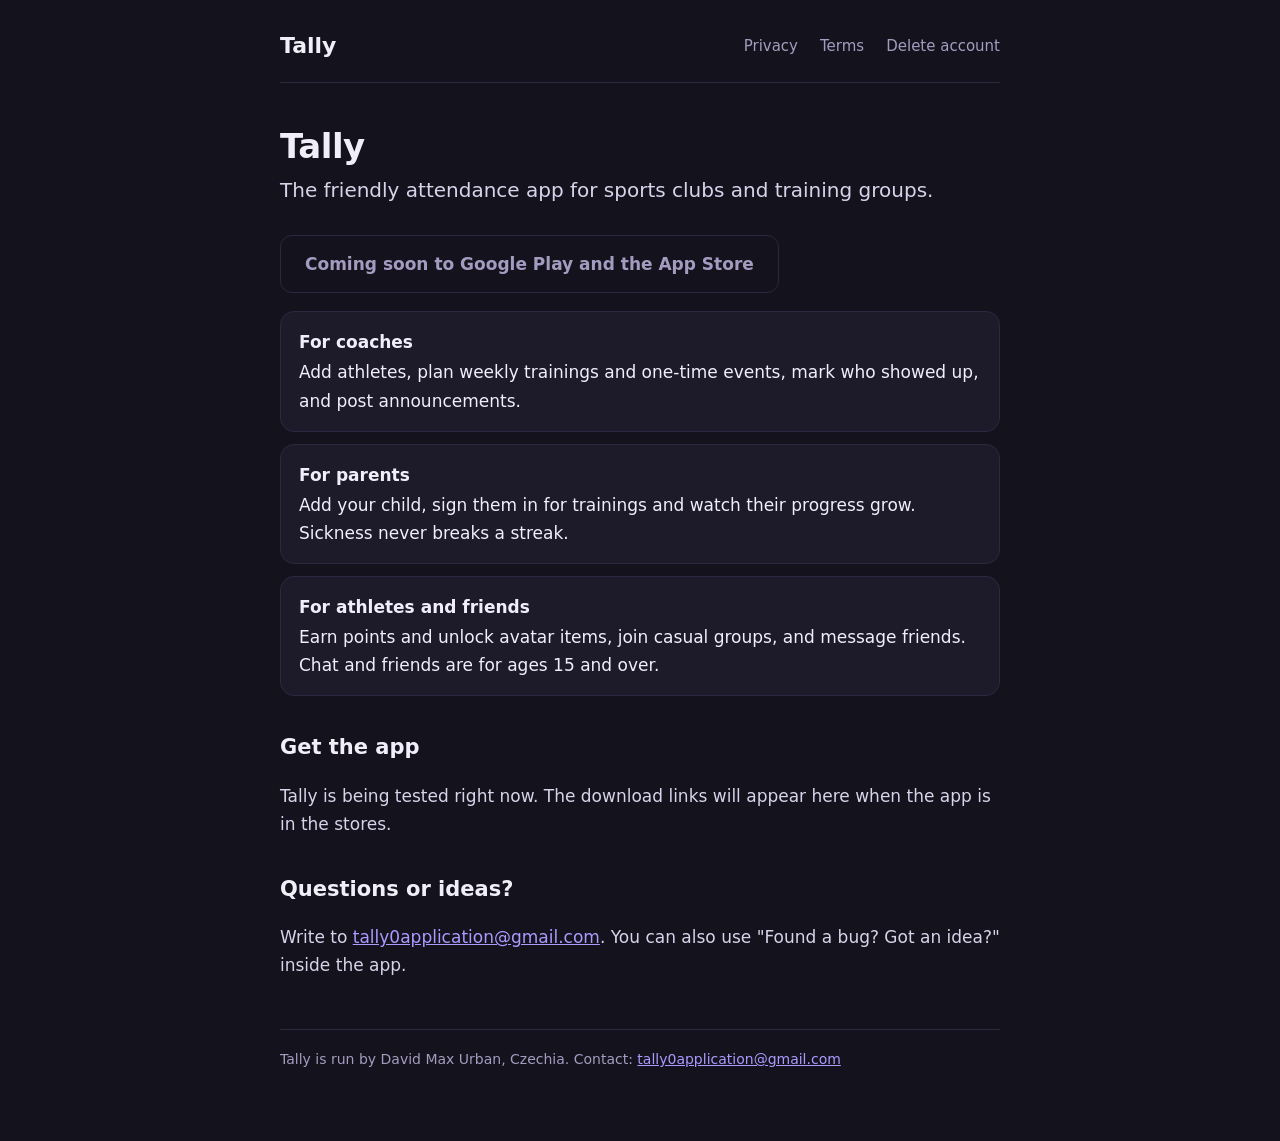
<file: index.html>
<!doctype html><html lang="en"><head><meta charset="utf-8"><meta name="viewport" content="width=device-width,initial-scale=1"><meta name="color-scheme" content="dark"><title>Tally – attendance for sports clubs</title><link rel="stylesheet" href="style.css"></head><body><div class="wrap"><nav><a class="brand" href="index.html">Tally</a><a href="privacy.html">Privacy</a><a href="terms.html">Terms</a><a href="delete-account.html">Delete account</a></nav>
<div class="hero"><h1>Tally</h1><p style="font-size:20px;margin-top:0">The friendly attendance app for sports clubs and training groups.</p>
<a class="btn off" href="#get">Coming soon to Google Play and the App Store</a></div>
<div class="card"><b>For coaches</b>Add athletes, plan weekly trainings and one-time events, mark who showed up, and post announcements.</div>
<div class="card"><b>For parents</b>Add your child, sign them in for trainings and watch their progress grow. Sickness never breaks a streak.</div>
<div class="card"><b>For athletes and friends</b>Earn points and unlock avatar items, join casual groups, and message friends. Chat and friends are for ages 15 and over.</div>
<h2 id="get">Get the app</h2>
<p>Tally is being tested right now. The download links will appear here when the app is in the stores.</p>
<h2>Questions or ideas?</h2>
<p>Write to <a href="mailto:tally0application@gmail.com">tally0application@gmail.com</a>. You can also use "Found a bug? Got an idea?" inside the app.</p>
<footer>Tally is run by David Max Urban, Czechia. Contact: <a href="mailto:tally0application@gmail.com">tally0application@gmail.com</a></footer></div></body></html>
</file>
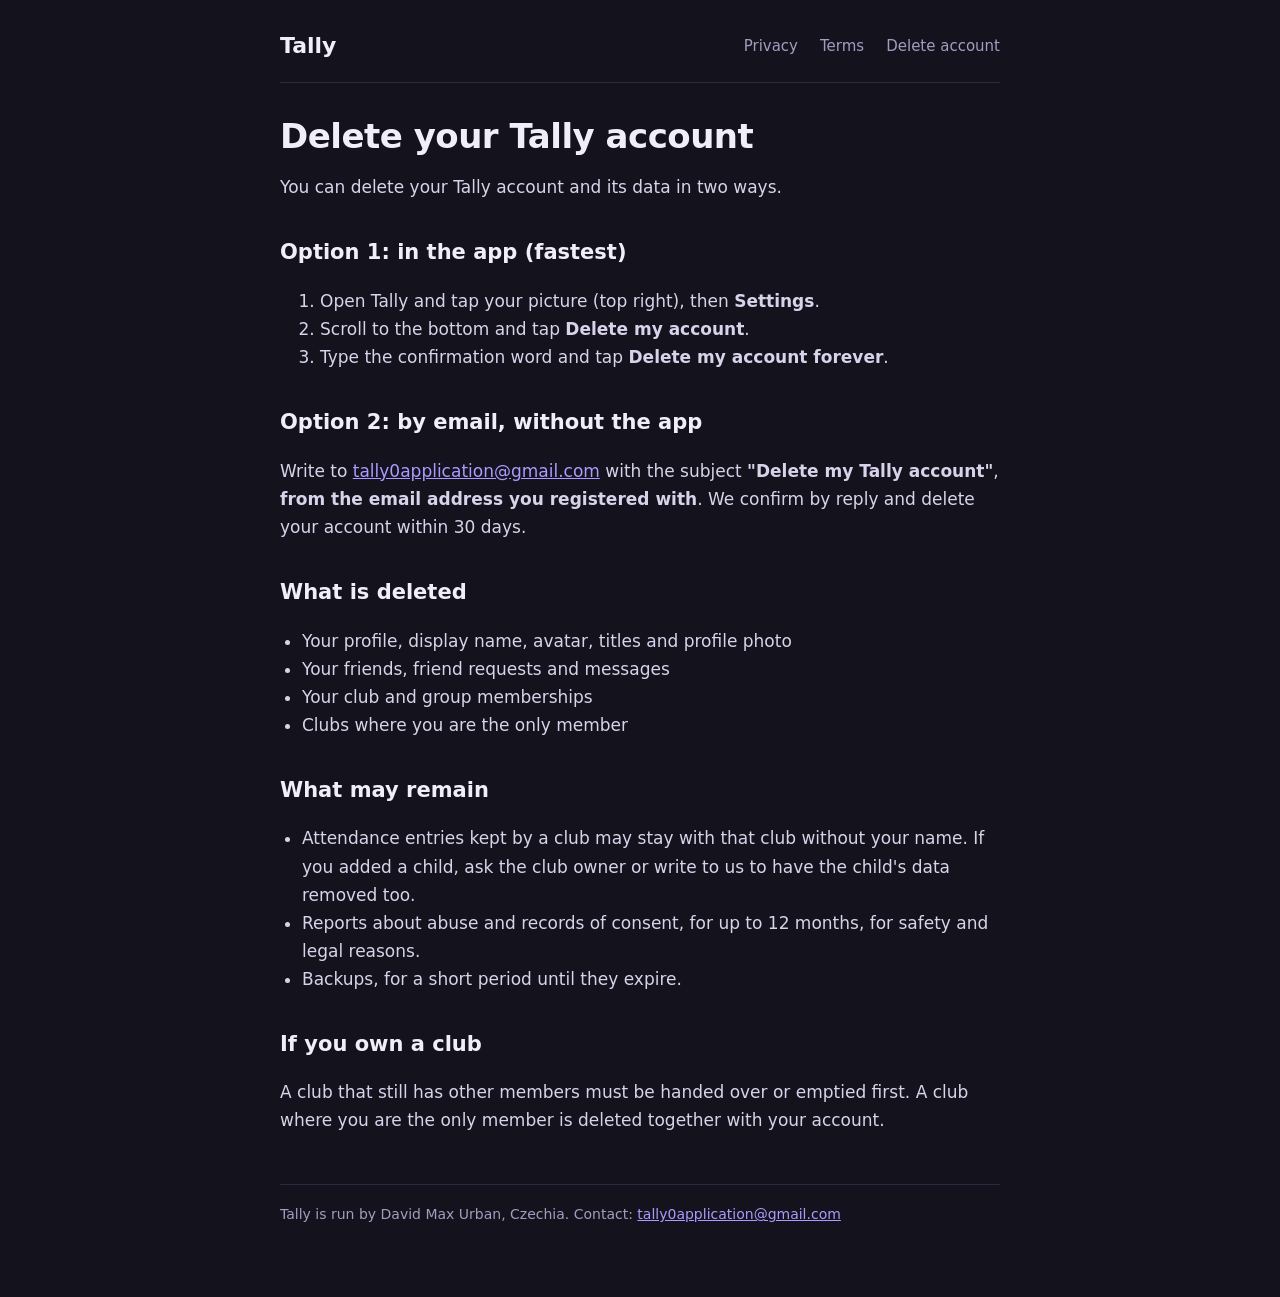
<file: delete-account.html>
<!doctype html><html lang="en"><head><meta charset="utf-8"><meta name="viewport" content="width=device-width,initial-scale=1"><meta name="color-scheme" content="dark"><title>Tally – Delete your account</title><link rel="stylesheet" href="style.css"></head><body><div class="wrap"><nav><a class="brand" href="index.html">Tally</a><a href="privacy.html">Privacy</a><a href="terms.html">Terms</a><a href="delete-account.html">Delete account</a></nav>
<h1>Delete your Tally account</h1>
<p>You can delete your Tally account and its data in two ways.</p>

<h2>Option 1: in the app (fastest)</h2>
<ol>
<li>Open Tally and tap your picture (top right), then <b>Settings</b>.</li>
<li>Scroll to the bottom and tap <b>Delete my account</b>.</li>
<li>Type the confirmation word and tap <b>Delete my account forever</b>.</li>
</ol>

<h2>Option 2: by email, without the app</h2>
<p>Write to <a href="mailto:tally0application@gmail.com?subject=Delete%20my%20Tally%20account">tally0application@gmail.com</a> with the subject <b>"Delete my Tally account"</b>, <b>from the email address you registered with</b>. We confirm by reply and delete your account within 30 days.</p>

<h2>What is deleted</h2>
<ul>
<li>Your profile, display name, avatar, titles and profile photo</li>
<li>Your friends, friend requests and messages</li>
<li>Your club and group memberships</li>
<li>Clubs where you are the only member</li>
</ul>

<h2>What may remain</h2>
<ul>
<li>Attendance entries kept by a club may stay with that club without your name. If you added a child, ask the club owner or write to us to have the child's data removed too.</li>
<li>Reports about abuse and records of consent, for up to 12 months, for safety and legal reasons.</li>
<li>Backups, for a short period until they expire.</li>
</ul>

<h2>If you own a club</h2>
<p>A club that still has other members must be handed over or emptied first. A club where you are the only member is deleted together with your account.</p>
<footer>Tally is run by David Max Urban, Czechia. Contact: <a href="mailto:tally0application@gmail.com">tally0application@gmail.com</a></footer></div></body></html>
</file>
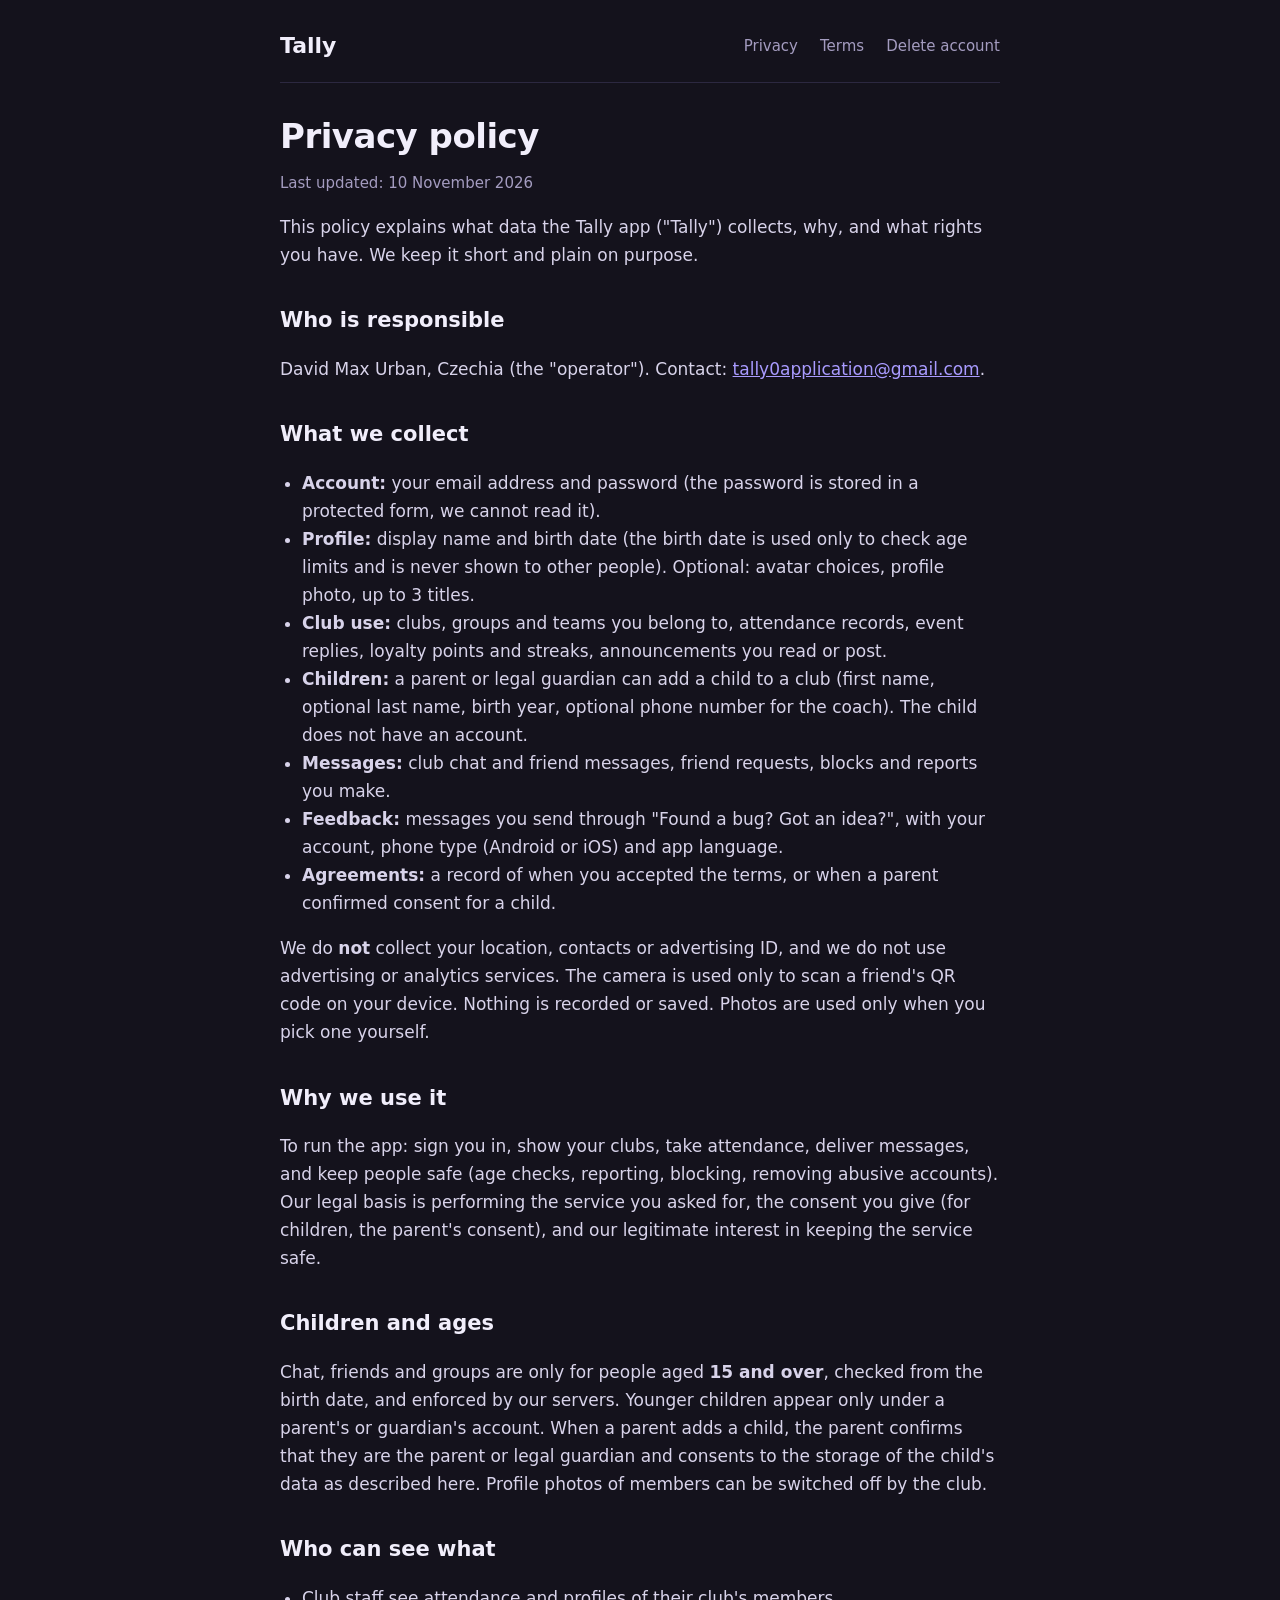
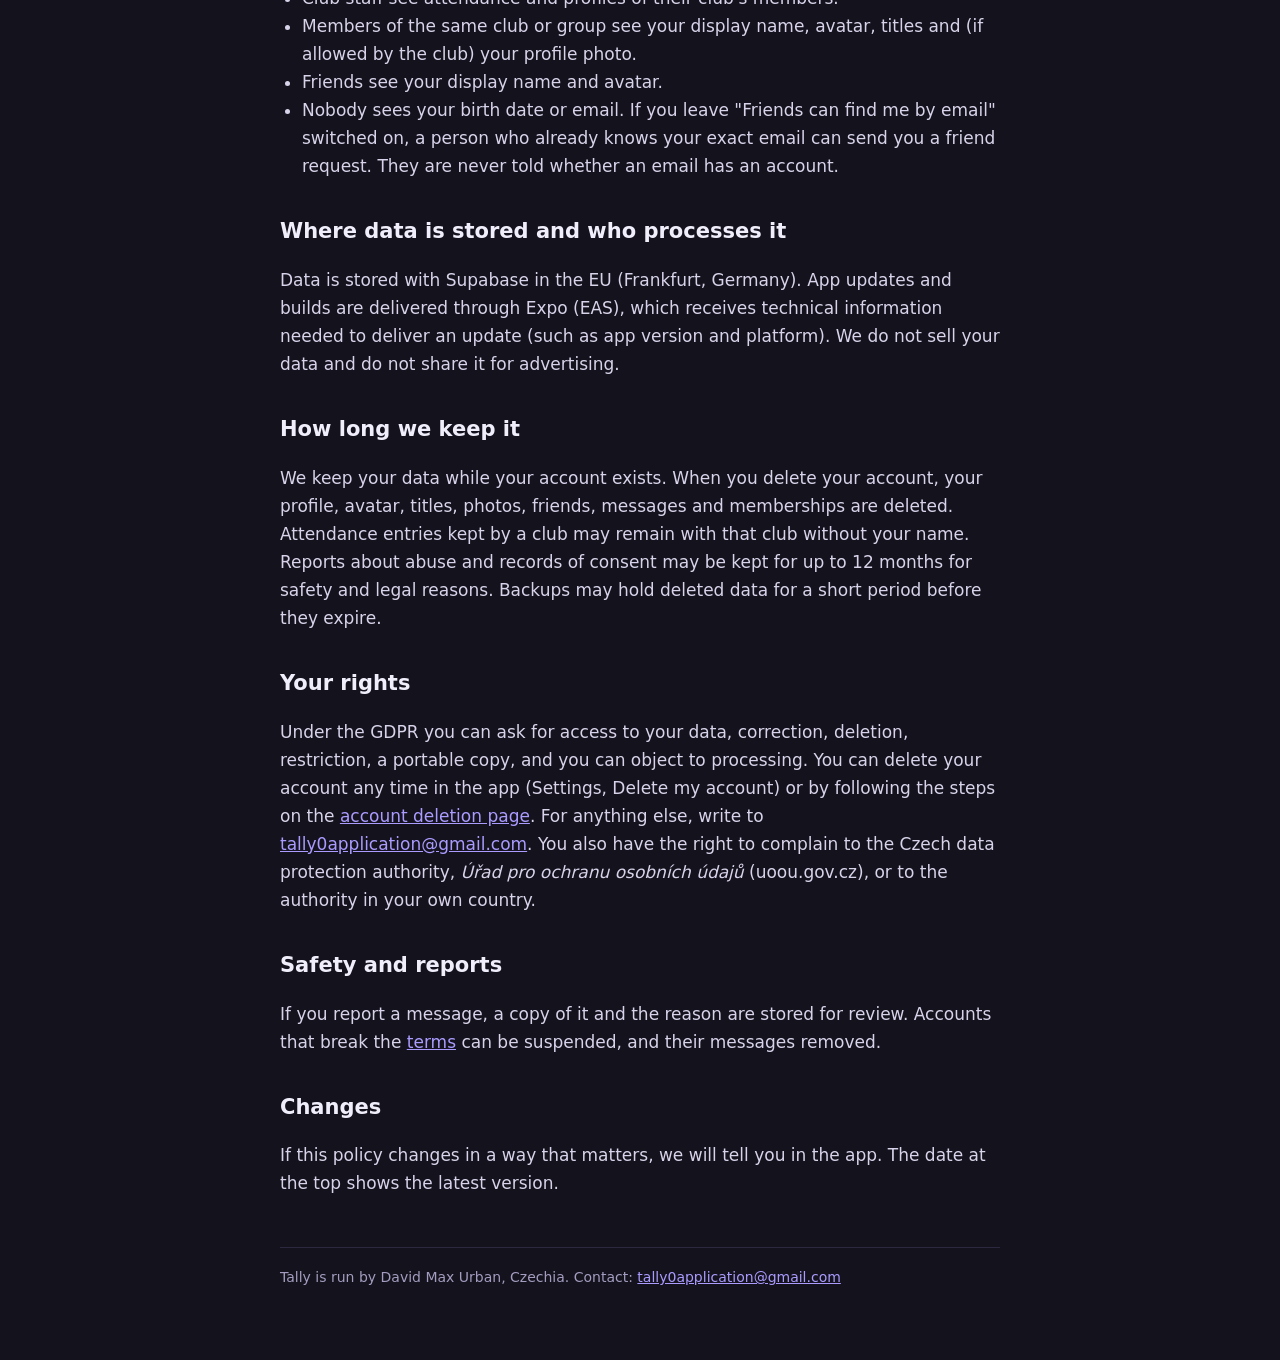
<file: privacy.html>
<!doctype html><html lang="en"><head><meta charset="utf-8"><meta name="viewport" content="width=device-width,initial-scale=1"><meta name="color-scheme" content="dark"><title>Tally – Privacy policy</title><link rel="stylesheet" href="style.css"></head><body><div class="wrap"><nav><a class="brand" href="index.html">Tally</a><a href="privacy.html">Privacy</a><a href="terms.html">Terms</a><a href="delete-account.html">Delete account</a></nav>
<h1>Privacy policy</h1><p class="muted">Last updated: 10 November 2026</p>
<p>This policy explains what data the Tally app ("Tally") collects, why, and what rights you have. We keep it short and plain on purpose.</p>

<h2>Who is responsible</h2>
<p>David Max Urban, Czechia (the "operator"). Contact: <a href="mailto:tally0application@gmail.com">tally0application@gmail.com</a>.</p>

<h2>What we collect</h2>
<ul>
<li><b>Account:</b> your email address and password (the password is stored in a protected form, we cannot read it).</li>
<li><b>Profile:</b> display name and birth date (the birth date is used only to check age limits and is never shown to other people). Optional: avatar choices, profile photo, up to 3 titles.</li>
<li><b>Club use:</b> clubs, groups and teams you belong to, attendance records, event replies, loyalty points and streaks, announcements you read or post.</li>
<li><b>Children:</b> a parent or legal guardian can add a child to a club (first name, optional last name, birth year, optional phone number for the coach). The child does not have an account.</li>
<li><b>Messages:</b> club chat and friend messages, friend requests, blocks and reports you make.</li>
<li><b>Feedback:</b> messages you send through "Found a bug? Got an idea?", with your account, phone type (Android or iOS) and app language.</li>
<li><b>Agreements:</b> a record of when you accepted the terms, or when a parent confirmed consent for a child.</li>
</ul>
<p>We do <b>not</b> collect your location, contacts or advertising ID, and we do not use advertising or analytics services. The camera is used only to scan a friend's QR code on your device. Nothing is recorded or saved. Photos are used only when you pick one yourself.</p>

<h2>Why we use it</h2>
<p>To run the app: sign you in, show your clubs, take attendance, deliver messages, and keep people safe (age checks, reporting, blocking, removing abusive accounts). Our legal basis is performing the service you asked for, the consent you give (for children, the parent's consent), and our legitimate interest in keeping the service safe.</p>

<h2>Children and ages</h2>
<p>Chat, friends and groups are only for people aged <b>15 and over</b>, checked from the birth date, and enforced by our servers. Younger children appear only under a parent's or guardian's account. When a parent adds a child, the parent confirms that they are the parent or legal guardian and consents to the storage of the child's data as described here. Profile photos of members can be switched off by the club.</p>

<h2>Who can see what</h2>
<ul>
<li>Club staff see attendance and profiles of their club's members.</li>
<li>Members of the same club or group see your display name, avatar, titles and (if allowed by the club) your profile photo.</li>
<li>Friends see your display name and avatar.</li>
<li>Nobody sees your birth date or email. If you leave "Friends can find me by email" switched on, a person who already knows your exact email can send you a friend request. They are never told whether an email has an account.</li>
</ul>

<h2>Where data is stored and who processes it</h2>
<p>Data is stored with Supabase in the EU (Frankfurt, Germany). App updates and builds are delivered through Expo (EAS), which receives technical information needed to deliver an update (such as app version and platform). We do not sell your data and do not share it for advertising.</p>

<h2>How long we keep it</h2>
<p>We keep your data while your account exists. When you delete your account, your profile, avatar, titles, photos, friends, messages and memberships are deleted. Attendance entries kept by a club may remain with that club without your name. Reports about abuse and records of consent may be kept for up to 12 months for safety and legal reasons. Backups may hold deleted data for a short period before they expire.</p>

<h2>Your rights</h2>
<p>Under the GDPR you can ask for access to your data, correction, deletion, restriction, a portable copy, and you can object to processing. You can delete your account any time in the app (Settings, Delete my account) or by following the steps on the <a href="delete-account.html">account deletion page</a>. For anything else, write to <a href="mailto:tally0application@gmail.com">tally0application@gmail.com</a>. You also have the right to complain to the Czech data protection authority, <i>Úřad pro ochranu osobních údajů</i> (uoou.gov.cz), or to the authority in your own country.</p>

<h2>Safety and reports</h2>
<p>If you report a message, a copy of it and the reason are stored for review. Accounts that break the <a href="terms.html">terms</a> can be suspended, and their messages removed.</p>

<h2>Changes</h2>
<p>If this policy changes in a way that matters, we will tell you in the app. The date at the top shows the latest version.</p>
<footer>Tally is run by David Max Urban, Czechia. Contact: <a href="mailto:tally0application@gmail.com">tally0application@gmail.com</a></footer></div></body></html>
</file>
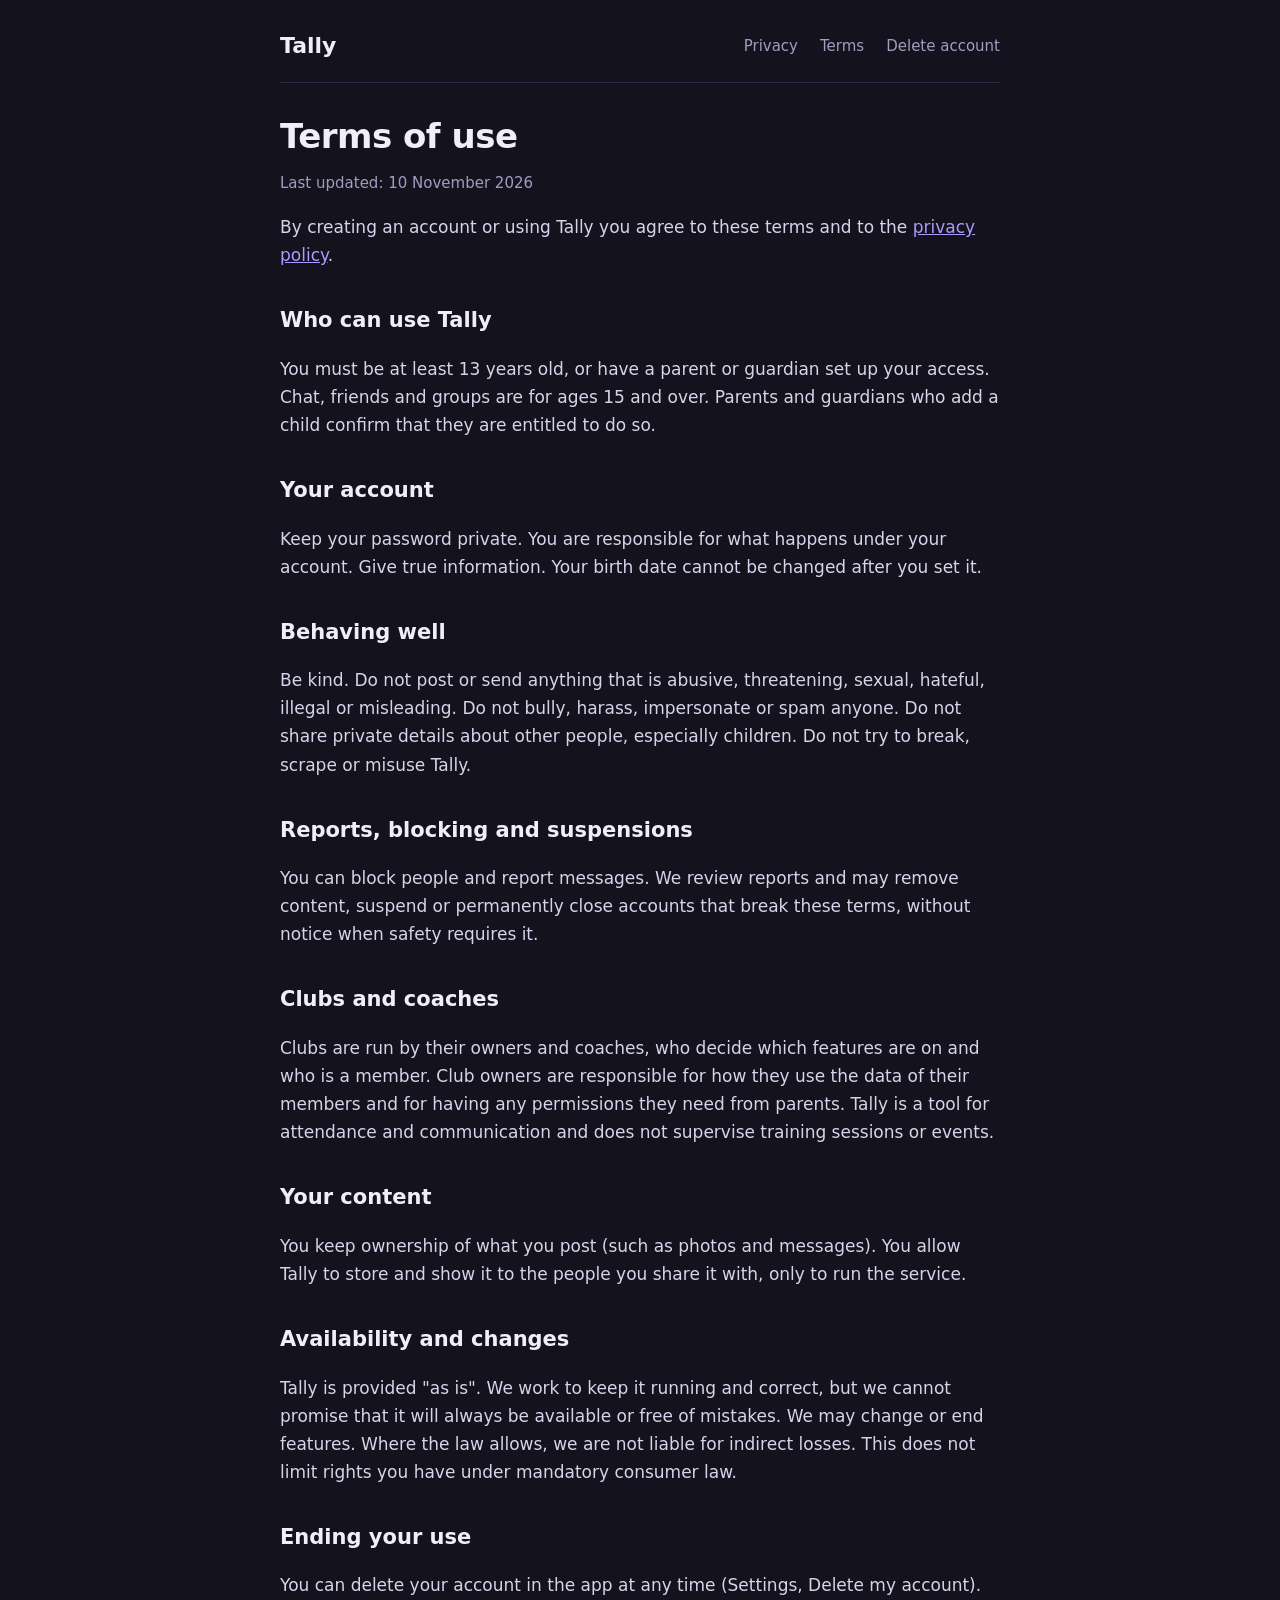
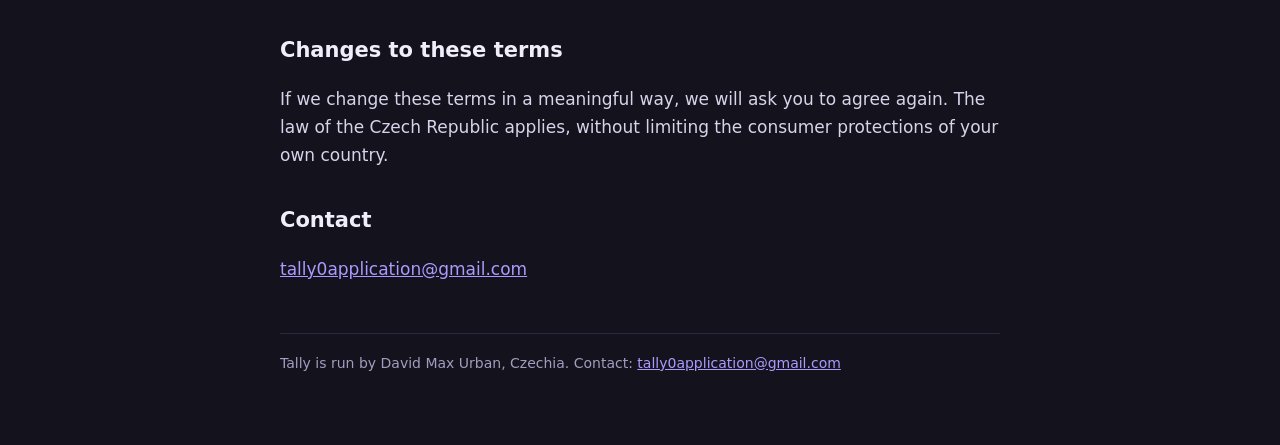
<file: terms.html>
<!doctype html><html lang="en"><head><meta charset="utf-8"><meta name="viewport" content="width=device-width,initial-scale=1"><meta name="color-scheme" content="dark"><title>Tally – Terms of use</title><link rel="stylesheet" href="style.css"></head><body><div class="wrap"><nav><a class="brand" href="index.html">Tally</a><a href="privacy.html">Privacy</a><a href="terms.html">Terms</a><a href="delete-account.html">Delete account</a></nav>
<h1>Terms of use</h1><p class="muted">Last updated: 10 November 2026</p>
<p>By creating an account or using Tally you agree to these terms and to the <a href="privacy.html">privacy policy</a>.</p>

<h2>Who can use Tally</h2>
<p>You must be at least 13 years old, or have a parent or guardian set up your access. Chat, friends and groups are for ages 15 and over. Parents and guardians who add a child confirm that they are entitled to do so.</p>

<h2>Your account</h2>
<p>Keep your password private. You are responsible for what happens under your account. Give true information. Your birth date cannot be changed after you set it.</p>

<h2>Behaving well</h2>
<p>Be kind. Do not post or send anything that is abusive, threatening, sexual, hateful, illegal or misleading. Do not bully, harass, impersonate or spam anyone. Do not share private details about other people, especially children. Do not try to break, scrape or misuse Tally.</p>

<h2>Reports, blocking and suspensions</h2>
<p>You can block people and report messages. We review reports and may remove content, suspend or permanently close accounts that break these terms, without notice when safety requires it.</p>

<h2>Clubs and coaches</h2>
<p>Clubs are run by their owners and coaches, who decide which features are on and who is a member. Club owners are responsible for how they use the data of their members and for having any permissions they need from parents. Tally is a tool for attendance and communication and does not supervise training sessions or events.</p>

<h2>Your content</h2>
<p>You keep ownership of what you post (such as photos and messages). You allow Tally to store and show it to the people you share it with, only to run the service.</p>

<h2>Availability and changes</h2>
<p>Tally is provided "as is". We work to keep it running and correct, but we cannot promise that it will always be available or free of mistakes. We may change or end features. Where the law allows, we are not liable for indirect losses. This does not limit rights you have under mandatory consumer law.</p>

<h2>Ending your use</h2>
<p>You can delete your account in the app at any time (Settings, Delete my account).</p>

<h2>Changes to these terms</h2>
<p>If we change these terms in a meaningful way, we will ask you to agree again. The law of the Czech Republic applies, without limiting the consumer protections of your own country.</p>

<h2>Contact</h2>
<p><a href="mailto:tally0application@gmail.com">tally0application@gmail.com</a></p>
<footer>Tally is run by David Max Urban, Czechia. Contact: <a href="mailto:tally0application@gmail.com">tally0application@gmail.com</a></footer></div></body></html>
</file>
<file: style.css>
:root{--bg:#14121c;--card:#1d1a2a;--line:#2c2840;--text:#f1eefb;--muted:#a49cc0;--accent:#7f68f0}
*{box-sizing:border-box}
body{margin:0;background:var(--bg);color:var(--text);font:17px/1.65 system-ui,-apple-system,"Segoe UI",Roboto,sans-serif}
a{color:#a99bff}
.wrap{max-width:760px;margin:0 auto;padding:28px 20px 70px}
nav{display:flex;flex-wrap:wrap;gap:6px 22px;align-items:center;padding-bottom:18px;border-bottom:1px solid var(--line);margin-bottom:34px}
nav .brand{font-weight:800;font-size:22px;color:var(--text);text-decoration:none;margin-right:auto}
nav a{color:var(--muted);text-decoration:none;font-size:15px}
nav a:hover{color:var(--text)}
h1{font-size:34px;line-height:1.15;margin:0 0 8px;letter-spacing:-.5px}
h2{font-size:21px;margin:34px 0 6px}
p,li{color:#d8d3ea}
.muted{color:var(--muted);font-size:15px}
.hero{padding:10px 0 6px}
.btn{display:inline-block;background:var(--accent);color:#fff;text-decoration:none;font-weight:700;padding:14px 24px;border-radius:12px;margin:8px 10px 0 0}
.btn.off{background:transparent;border:1.5px solid var(--line);color:var(--muted)}
.card{background:var(--card);border:1px solid var(--line);border-radius:14px;padding:16px 18px;margin:12px 0}
.card b{display:block;margin-bottom:2px}
footer{margin-top:50px;padding-top:18px;border-top:1px solid var(--line);color:var(--muted);font-size:14px}
ul{padding-left:22px}
</file>
